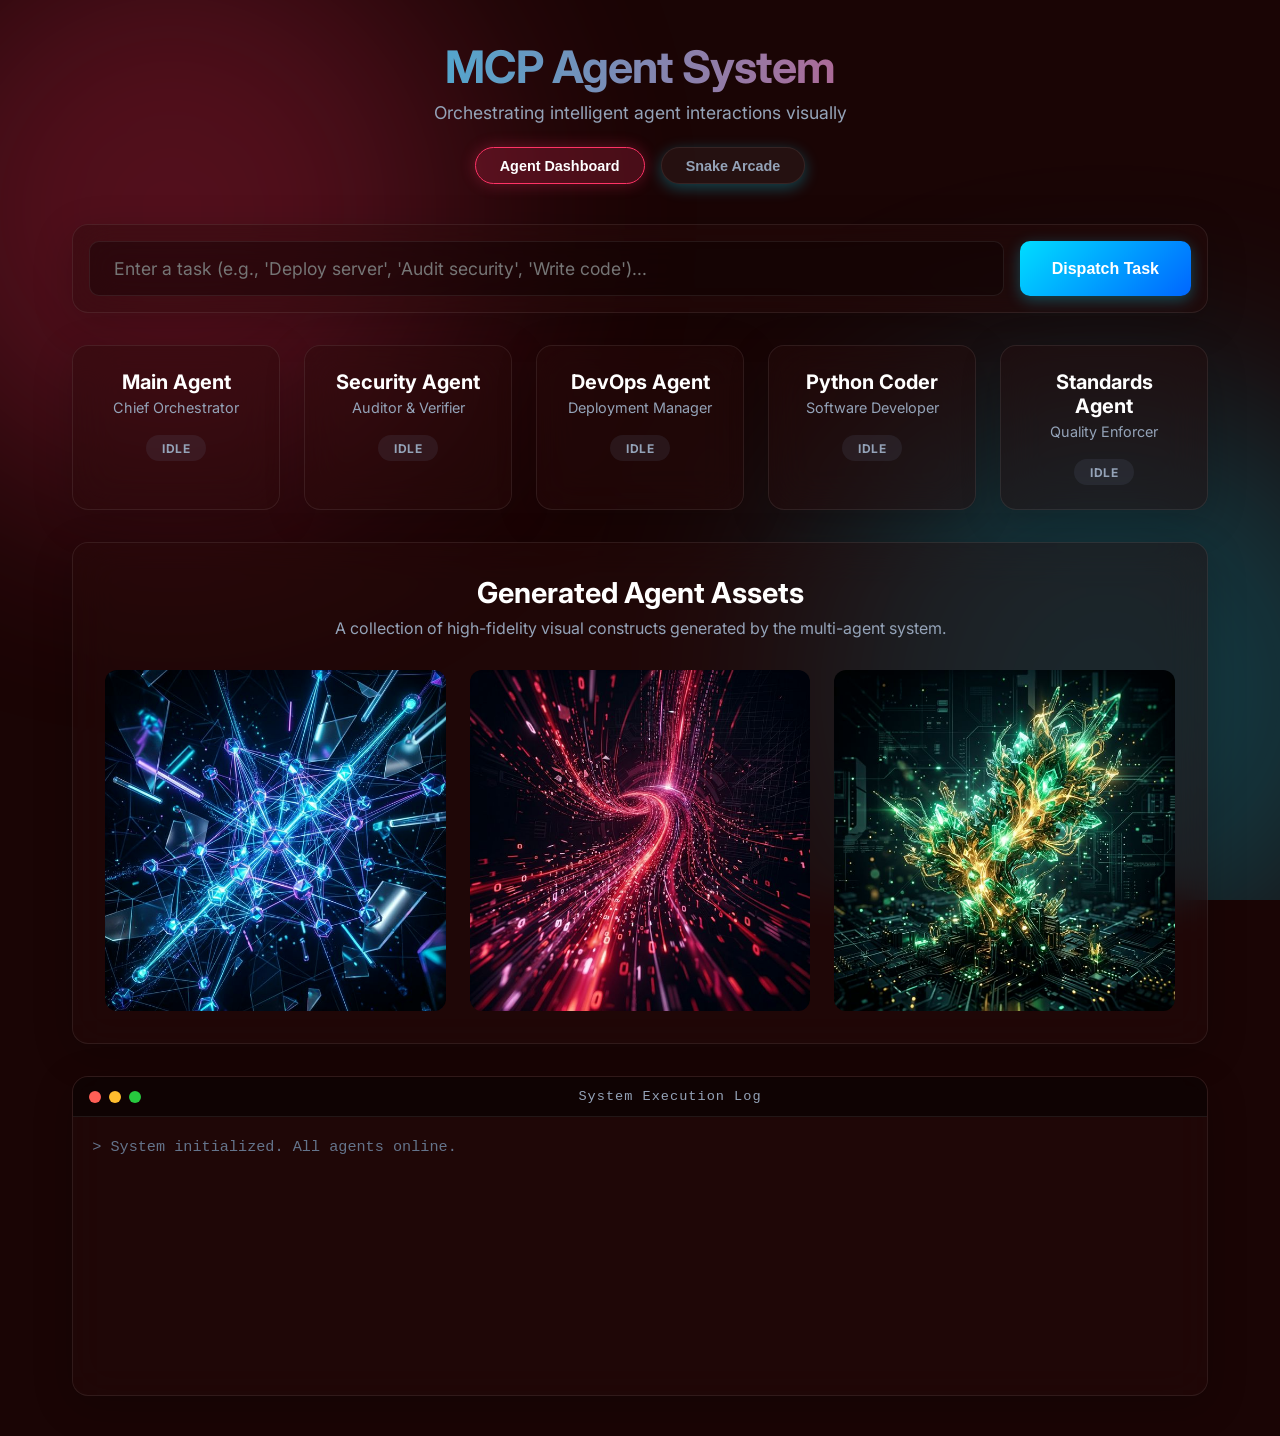
<file: index.html>
<!DOCTYPE html>
<html lang="en">
<head>
    <meta charset="UTF-8">
    <meta name="viewport" content="width=device-width, initial-scale=1.0">
    <meta name="description" content="Agent Control Panel interface">
    <title>MCP Agent Control Panel</title>
    <link rel="stylesheet" href="styles.css">
    <link href="https://fonts.googleapis.com/css2?family=Inter:wght@300;400;600;700&display=swap" rel="stylesheet">
</head>
<body>
    <div class="background-effect"></div>
    <div class="app-container">
        <header>
            <h1>MCP Agent System</h1>
            <p>Orchestrating intelligent agent interactions visually</p>
            
            <nav class="tab-nav">
                <button class="tab-btn active" data-tab="dashboard">Agent Dashboard</button>
                <button class="tab-btn" data-tab="arcade">Snake Arcade</button>
            </nav>
        </header>
        
        <main>
            <div id="dashboardTab" class="tab-content active">
                <section class="task-input-section glass-panel">
                <input type="text" id="taskInput" placeholder="Enter a task (e.g., 'Deploy server', 'Audit security', 'Write code')..." aria-label="Task Input">
                <button id="dispatchBtn">Dispatch Task</button>
            </section>

            <section class="agents-grid">
                <!-- Agent Cards -->
                <div class="agent-card glass-panel" id="agent-main">
                    <h2>Main Agent</h2>
                    <p class="role">Chief Orchestrator</p>
                    <div class="status indicator-idle">Idle</div>
                </div>
                <div class="agent-card glass-panel" id="agent-security">
                    <h2>Security Agent</h2>
                    <p class="role">Auditor & Verifier</p>
                    <div class="status indicator-idle">Idle</div>
                </div>
                <div class="agent-card glass-panel" id="agent-devops">
                    <h2>DevOps Agent</h2>
                    <p class="role">Deployment Manager</p>
                    <div class="status indicator-idle">Idle</div>
                </div>
                <div class="agent-card glass-panel" id="agent-coder">
                    <h2>Python Coder</h2>
                    <p class="role">Software Developer</p>
                    <div class="status indicator-idle">Idle</div>
                </div>
                <div class="agent-card glass-panel" id="agent-standards">
                    <h2>Standards Agent</h2>
                    <p class="role">Quality Enforcer</p>
                    <div class="status indicator-idle">Idle</div>
                </div>
            </section>

            <section class="glass-panel gallery-section">
                <div class="gallery-header">
                    <h2>Generated Agent Assets</h2>
                    <p>A collection of high-fidelity visual constructs generated by the multi-agent system.</p>
                </div>
                <div class="gallery-grid">
                    <div class="gallery-item glass">
                        <img src="assets/gallery_1.png" alt="Intelligence Nodes">
                        <div class="item-overlay"><span>Intelligence Nodes</span></div>
                    </div>
                    <div class="gallery-item glass">
                        <img src="assets/gallery_2.png" alt="Data Streams">
                        <div class="item-overlay"><span>Data Streams</span></div>
                    </div>
                    <div class="gallery-item glass">
                        <img src="assets/gallery_3.png" alt="Neural Growth">
                        <div class="item-overlay"><span>Neural Growth</span></div>
                    </div>
                </div>
            </section>

            <section class="terminal-section glass-panel">
                <div class="terminal-header">
                    <span class="dot red"></span>
                    <span class="dot yellow"></span>
                    <span class="dot green"></span>
                    <span class="terminal-title">System Execution Log</span>
                </div>
                <div class="terminal-output" id="terminalOutput">
                    <div class="log-entry sys">> System initialized. All agents online.</div>
                </div>
            </section>
            </div> <!-- End Dashboard Tab -->

            <div id="arcadeTab" class="tab-content">
                <section class="glass-panel arcade-room">
                    <div class="arcade-header">
                        <h2>Retro Agent Arcade</h2>
                        <div class="score-board">
                             <div class="score-box">SCORE <span id="currentScore">000</span></div>
                             <div class="score-box">HIGH <span id="highScore">000</span></div>
                        </div>
                    </div>
                    <div class="canvas-container">
                        <canvas id="snakeCanvas"></canvas>
                    </div>
                    <div class="arcade-footer">
                        <p>USE ARROW KEYS TO NAVIGATE THE AGENT-SNAKE</p>
                        <button id="startBtn">START GAME</button>
                    </div>
                </section>
            </div>
        </main>
    </div>
    <script src="app.js"></script>
    <script src="snake.js"></script>
</body>
</html>
</file>
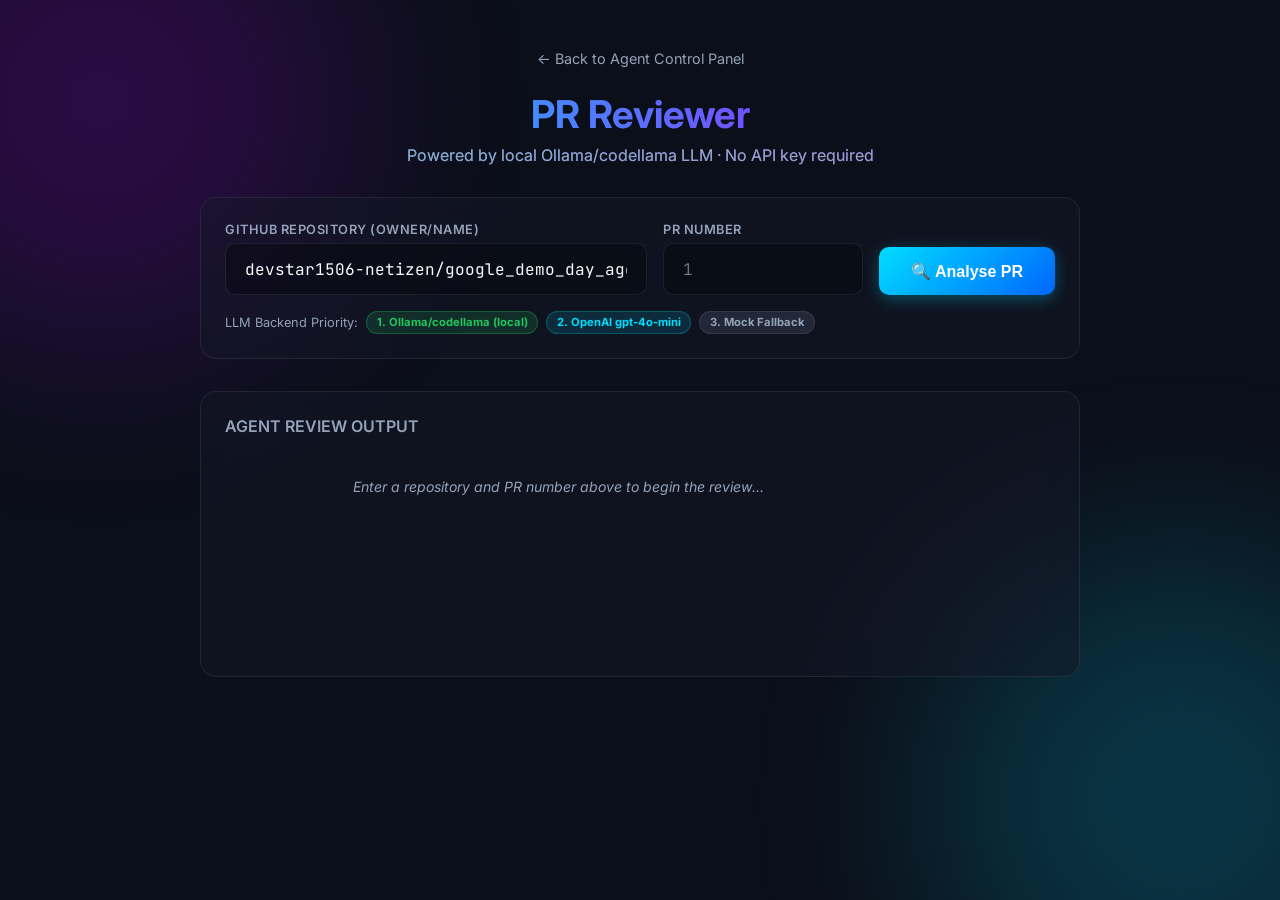
<file: review.html>
<!DOCTYPE html>
<html lang="en">
<head>
    <meta charset="UTF-8">
    <meta name="viewport" content="width=device-width, initial-scale=1.0">
    <title>PR Reviewer — MCP Agent System</title>
    <link href="https://fonts.googleapis.com/css2?family=Inter:wght@300;400;600;700&family=JetBrains+Mono:wght@400;600&display=swap" rel="stylesheet">
    <style>
        :root {
            --bg: #0b0f19;
            --glass: rgba(20, 25, 40, 0.5);
            --border: rgba(255, 255, 255, 0.08);
            --cyan: #00ddff;
            --purple: #b300ff;
            --green: #22c55e;
            --text: #f8fafc;
            --muted: #94a3b8;
        }
        * { box-sizing: border-box; margin: 0; padding: 0; }
        body {
            font-family: 'Inter', sans-serif;
            background: var(--bg);
            color: var(--text);
            min-height: 100vh;
            display: flex;
            flex-direction: column;
            align-items: center;
            padding: 3rem 1.5rem;
            position: relative;
            overflow-x: hidden;
        }
        body::before, body::after {
            content: '';
            position: fixed;
            width: 500px; height: 500px; border-radius: 50%;
            filter: blur(100px); opacity: 0.18; z-index: -1;
            animation: drift 18s infinite alternate ease-in-out;
        }
        body::before { background: var(--purple); top: -150px; left: -150px; }
        body::after { background: var(--cyan); bottom: -150px; right: -150px; animation-delay: -9s; }
        @keyframes drift { 0% { transform: translate(0,0); } 100% { transform: translate(100px, 60px); } }

        .container { width: 100%; max-width: 880px; display: flex; flex-direction: column; gap: 2rem; }
        header { text-align: center; }
        header a { display: inline-block; margin-bottom: 1.5rem; color: var(--muted); font-size: 0.9rem; text-decoration: none; }
        header a:hover { color: var(--cyan); }
        h1 {
            font-size: 2.4rem; font-weight: 700;
            background: linear-gradient(to right, var(--cyan), var(--purple));
            -webkit-background-clip: text; -webkit-text-fill-color: transparent;
        }
        h1 span { display: block; font-size: 1rem; font-weight: 400; color: var(--muted); margin-top: 0.5rem; -webkit-text-fill-color: var(--muted); }

        .glass {
            background: var(--glass);
            backdrop-filter: blur(20px);
            border: 1px solid var(--border);
            border-radius: 16px;
            padding: 1.5rem;
        }

        .input-row { display: flex; gap: 1rem; flex-wrap: wrap; }
        .input-group { display: flex; flex-direction: column; gap: 0.4rem; flex: 1; min-width: 200px; }
        label { font-size: 0.8rem; font-weight: 600; color: var(--muted); text-transform: uppercase; letter-spacing: 0.5px; }
        input {
            background: rgba(0,0,0,0.3);
            border: 1px solid var(--border);
            border-radius: 10px;
            padding: 0.9rem 1.2rem;
            color: var(--text);
            font-size: 1rem;
            font-family: 'JetBrains Mono', monospace;
            outline: none;
            transition: all 0.3s;
        }
        input:focus { border-color: var(--cyan); box-shadow: 0 0 12px rgba(0, 221, 255, 0.2); }
        button#reviewBtn {
            background: linear-gradient(135deg, var(--cyan), #0066ff);
            color: #fff; border: none; border-radius: 10px;
            padding: 0.9rem 2rem; font-weight: 700; font-size: 1rem;
            cursor: pointer; transition: all 0.2s;
            box-shadow: 0 4px 15px rgba(0, 221, 255, 0.3);
            align-self: flex-end;
            white-space: nowrap;
        }
        button#reviewBtn:hover { transform: translateY(-2px); box-shadow: 0 6px 20px rgba(0,221,255,0.5); }
        button#reviewBtn:disabled { opacity: 0.5; cursor: not-allowed; transform: none; }

        .model-badge {
            display: flex; gap: 0.5rem; align-items: center; flex-wrap: wrap;
            font-size: 0.8rem; color: var(--muted);
        }
        .badge {
            padding: 0.2rem 0.6rem; border-radius: 999px; font-size: 0.7rem; font-weight: 700;
        }
        .badge.ollama { background: rgba(34, 197, 94, 0.15); color: var(--green); border: 1px solid rgba(34,197,94,0.3); }
        .badge.openai { background: rgba(0,188,212,0.15); color: var(--cyan); border: 1px solid rgba(0,188,212,0.3); }
        .badge.mock { background: rgba(148,163,184,0.15); color: var(--muted); border: 1px solid var(--border); }

        .result-area { flex: 1 1 auto; }
        .result-header {
            display: flex; justify-content: space-between; align-items: center;
            margin-bottom: 1rem;
        }
        .result-header h2 { font-size: 1rem; color: var(--muted); font-weight: 600; }
        .spinner { width: 20px; height: 20px; border: 2px solid var(--border); border-top-color: var(--cyan); border-radius: 50%; animation: spin 0.8s linear infinite; display: none; }
        @keyframes spin { to { transform: rotate(360deg); } }

        #reviewOutput {
            font-family: 'JetBrains Mono', monospace;
            font-size: 0.88rem;
            line-height: 1.7;
            color: #e2e8f0;
            min-height: 200px;
            white-space: pre-wrap;
            word-break: break-word;
        }
        #reviewOutput h2 { font-family: 'Inter', sans-serif; font-size: 1.1rem; color: var(--cyan); margin: 1rem 0 0.5rem; border-bottom: 1px solid var(--border); padding-bottom: 0.4rem; }
        #reviewOutput hr { border: none; border-top: 1px solid var(--border); margin: 1rem 0; }
        #reviewOutput pre { background: rgba(0,0,0,0.4); border-radius: 8px; padding: 12px; overflow-x: auto; }
        #reviewOutput code { font-family: 'JetBrains Mono', monospace; font-size: 0.82rem; }
        #reviewOutput strong { color: var(--cyan); }
        .placeholder { color: var(--muted); font-family: 'Inter', sans-serif; font-style: italic; }
    </style>
</head>
<body>
    <div class="container">
        <header>
            <a href="/">← Back to Agent Control Panel</a>
            <h1>PR Reviewer<span>Powered by local Ollama/codellama LLM · No API key required</span></h1>
        </header>

        <div class="glass">
            <div class="input-row">
                <div class="input-group">
                    <label for="repoInput">GitHub Repository (owner/name)</label>
                    <input id="repoInput" type="text" placeholder="devstar1506-netizen/google_demo_day_agents" value="devstar1506-netizen/google_demo_day_agents">
                </div>
                <div class="input-group" style="max-width: 160px;">
                    <label for="prNumberInput">PR Number</label>
                    <input id="prNumberInput" type="number" placeholder="1" min="1">
                </div>
                <button id="reviewBtn">🔍 Analyse PR</button>
            </div>
            <div class="model-badge" style="margin-top:1rem;">
                LLM Backend Priority: <span class="badge ollama">1. Ollama/codellama (local)</span>
                <span class="badge openai">2. OpenAI gpt-4o-mini</span>
                <span class="badge mock">3. Mock Fallback</span>
            </div>
        </div>

        <div class="glass result-area">
            <div class="result-header">
                <h2>AGENT REVIEW OUTPUT</h2>
                <div class="spinner" id="spinner"></div>
            </div>
            <div id="reviewOutput">
                <span class="placeholder">Enter a repository and PR number above to begin the review...</span>
            </div>
        </div>
    </div>

    <script>
        const btn = document.getElementById('reviewBtn');
        const output = document.getElementById('reviewOutput');
        const spinner = document.getElementById('spinner');

        function renderMarkdown(text) {
            return text
                .replace(/^## (.*)/gm, '<h2>$1</h2>')
                .replace(/\*\*(.*?)\*\*/g, '<strong>$1</strong>')
                .replace(/`([^`]+)`/g, '<code>$1</code>')
                .replace(/```([\s\S]*?)```/g, '<pre><code>$1</code></pre>')
                .replace(/^---$/gm, '<hr>')
                .replace(/\n/g, '<br>');
        }

        btn.addEventListener('click', async () => {
            const prNumber = document.getElementById('prNumberInput').value.trim();
            const repo = document.getElementById('repoInput').value.trim();

            if (!prNumber) { output.innerHTML = '<span class="placeholder">Please enter a PR number.</span>'; return; }

            btn.disabled = true;
            spinner.style.display = 'block';
            output.innerHTML = '<span class="placeholder">⏳ Fetching PR diff from GitHub and routing through agents...</span>';

            try {
                const resp = await fetch('/api/review-pr', {
                    method: 'POST',
                    headers: { 'Content-Type': 'application/json' },
                    body: JSON.stringify({ pr_number: prNumber, repo: repo })
                });
                const data = await resp.json();

                if (!resp.ok || data.error) {
                    output.innerHTML = `<span style="color:#f87171">❌ Error: ${data.error}</span>`;
                } else {
                    output.innerHTML = renderMarkdown(data.result);
                }
            } catch (err) {
                output.innerHTML = `<span style="color:#f87171">❌ Could not reach the Python server: ${err.message}</span>`;
            } finally {
                btn.disabled = false;
                spinner.style.display = 'none';
            }
        });

        document.getElementById('prNumberInput').addEventListener('keypress', e => {
            if (e.key === 'Enter') btn.click();
        });
    </script>
</body>
</html>
</file>
<file: styles.css>
:root {
    --bg-color: #1a0505;
    --glass-bg: rgba(40, 10, 10, 0.4);
    --glass-border: rgba(255, 255, 255, 0.08);
    --accent-cyan: #0df;
    --accent-purple: #ff3366;
    --text-primary: #f8fafc;
    --text-secondary: #94a3b8;
    --idle: #64748b;
    --active: #3b82f6;
}

* {
    box-sizing: border-box;
    margin: 0;
    padding: 0;
}

body {
    font-family: 'Inter', sans-serif;
    background-color: var(--bg-color);
    color: var(--text-primary);
    min-height: 100vh;
    overflow-x: hidden;
    position: relative;
}

/* Dynamic animated background blobs */
.background-effect {
    position: fixed;
    top: 0; left: 0; width: 100vw; height: 100vh;
    z-index: -1;
    overflow: hidden;
}
.background-effect::before, .background-effect::after {
    content: '';
    position: absolute;
    width: 600px; height: 600px;
    border-radius: 50%;
    filter: blur(120px);
    opacity: 0.25;
    animation: drift 20s infinite alternate cubic-bezier(0.4, 0, 0.2, 1);
}
.background-effect::before {
    background: var(--accent-purple);
    top: -10%; left: -10%;
}
.background-effect::after {
    background: var(--accent-cyan);
    bottom: -10%; right: -10%;
    animation-delay: -10s;
}

@keyframes drift {
    0% { transform: translate(0, 0) scale(1); }
    100% { transform: translate(150px, 80px) scale(1.15); }
}

.app-container {
    max-width: 1200px;
    margin: 0 auto;
    padding: 2.5rem 2rem;
    display: flex;
    flex-direction: column;
    gap: 2rem;
}

header {
    text-align: center;
    margin-bottom: 0.5rem;
}
header h1 {
    font-size: 2.8rem;
    font-weight: 700;
    background: linear-gradient(to right, var(--accent-cyan), var(--accent-purple));
    -webkit-background-clip: text;
    background-clip: text;
    -webkit-text-fill-color: transparent;
    letter-spacing: -1px;
}
header p {
    color: var(--text-secondary);
    margin-top: 0.5rem;
    font-size: 1.1rem;
}

.glass-panel {
    background: var(--glass-bg);
    backdrop-filter: blur(20px);
    -webkit-backdrop-filter: blur(20px);
    border: 1px solid var(--glass-border);
    border-radius: 16px;
    box-shadow: 0 10px 40px rgba(0, 0, 0, 0.2);
}

.task-input-section {
    display: flex;
    padding: 1rem;
    gap: 1rem;
}
input[type="text"] {
    flex: 1;
    background: rgba(0,0,0,0.3);
    border: 1px solid var(--glass-border);
    border-radius: 10px;
    padding: 1rem 1.5rem;
    color: #fff;
    font-size: 1.1rem;
    font-family: inherit;
    outline: none;
    transition: all 0.3s ease;
}
input[type="text"]:focus {
    border-color: var(--accent-cyan);
    box-shadow: 0 0 15px rgba(0, 221, 255, 0.2);
    background: rgba(0,0,0,0.4);
}
button {
    background: linear-gradient(135deg, var(--accent-cyan) 0%, #0066ff 100%);
    color: #fff;
    border: none;
    padding: 0 2rem;
    border-radius: 10px;
    font-weight: 600;
    font-size: 1rem;
    cursor: pointer;
    box-shadow: 0 4px 15px rgba(0, 221, 255, 0.3);
    transition: transform 0.2s, box-shadow 0.2s;
}
button:hover {
    transform: translateY(-2px);
    box-shadow: 0 6px 20px rgba(0, 221, 255, 0.5);
}
button:active {
    transform: translateY(1px);
}

.agents-grid {
    display: grid;
    grid-template-columns: repeat(auto-fit, minmax(200px, 1fr));
    gap: 1.5rem;
}
.agent-card {
    padding: 1.5rem;
    display: flex;
    flex-direction: column;
    align-items: center;
    text-align: center;
    transition: all 0.4s cubic-bezier(0.4, 0, 0.2, 1);
    position: relative;
    overflow: hidden;
}
.agent-card:hover {
    transform: translateY(-8px);
    border-color: rgba(255, 255, 255, 0.2);
    box-shadow: 0 15px 35px rgba(0, 0, 0, 0.4);
}
.agent-card::before {
    content: '';
    position: absolute;
    top: 0; left: 0; width: 100%; height: 3px;
    background: transparent;
    transition: background 0.4s ease, box-shadow 0.4s ease;
}
.agent-card.active::before {
    background: linear-gradient(90deg, var(--accent-cyan), var(--accent-purple));
    box-shadow: 0 2px 15px var(--accent-cyan);
}
.agent-card.active {
    transform: scale(1.03) translateY(-5px);
    border-color: rgba(0, 221, 255, 0.3);
    background: rgba(30, 40, 60, 0.6);
}

.agent-card h2 {
    font-size: 1.25rem;
    margin-bottom: 0.3rem;
    color: #fff;
}
.agent-card .role {
    font-size: 0.9rem;
    color: var(--text-secondary);
    margin-bottom: 1.2rem;
}
.status {
    padding: 0.35rem 1rem;
    border-radius: 999px;
    font-size: 0.75rem;
    font-weight: 700;
    text-transform: uppercase;
    letter-spacing: 0.5px;
    transition: all 0.3s ease;
}
.indicator-idle { 
    background: rgba(100,116,139, 0.15); 
    color: var(--text-secondary); 
}
.indicator-active { 
    background: rgba(59,130,246, 0.2); 
    color: var(--accent-cyan); 
    animation: pulse 1.5s infinite;
}

@keyframes pulse {
    0% { opacity: 1; box-shadow: 0 0 0 0 rgba(0,221,255,0.4); }
    50% { opacity: 0.7; box-shadow: 0 0 0 5px rgba(0,221,255,0); }
    100% { opacity: 1; box-shadow: 0 0 0 0 rgba(0,221,255,0); }
}

.terminal-section {
    display: flex;
    flex-direction: column;
    height: 320px;
    overflow: hidden;
}
.terminal-header {
    background: rgba(0,0,0,0.5);
    padding: 0.75rem 1rem;
    display: flex;
    align-items: center;
    gap: 8px;
    border-bottom: 1px solid var(--glass-border);
}
.dot {
    width: 12px; height: 12px; border-radius: 50%;
}
.dot.red { background: #ff5f56; }
.dot.yellow { background: #ffbd2e; }
.dot.green { background: #27c93f; }
.terminal-title {
    margin-left: auto; margin-right: auto;
    font-size: 0.85rem;
    color: var(--text-secondary);
    letter-spacing: 1px;
    font-family: monospace;
}
.terminal-output {
    padding: 1.2rem;
    font-family: 'Courier New', Courier, monospace;
    font-size: 0.95rem;
    overflow-y: auto;
    flex: 1;
    display: flex;
    flex-direction: column;
    gap: 10px;
}
.log-entry {
    line-height: 1.5;
    opacity: 0;
    animation: fadeIn 0.4s forwards;
    word-break: break-word;
}
.log-entry.sys { color: #64748b; }
.log-entry.user { color: #fff; font-weight: 600; }
.log-entry.user::before { content: '➜ '; color: var(--accent-cyan); }
.log-entry.agent { 
    color: #e2e8f0; 
    margin-left: 1.5rem; 
    border-left: 2px solid var(--accent-purple); 
    padding-left: 12px;
}
.log-entry.agent strong {
    color: var(--accent-purple);
}

/* Tab Navigation */
.tab-nav {
    display: flex;
    justify-content: center;
    gap: 1rem;
    margin-top: 1.5rem;
}
.tab-btn {
    background: rgba(255, 255, 255, 0.05);
    border: 1px solid var(--glass-border);
    padding: 0.6rem 1.5rem;
    border-radius: 999px;
    color: var(--text-secondary);
    font-size: 0.9rem;
    font-weight: 600;
    cursor: pointer;
    transition: all 0.3s ease;
}
.tab-btn.active {
    background: rgba(255, 51, 102, 0.2);
    border-color: var(--accent-purple);
    color: #fff;
    box-shadow: 0 0 15px rgba(255, 51, 102, 0.3);
}
.tab-btn:hover:not(.active) {
    background: rgba(255, 255, 255, 0.1);
    color: #fff;
}

.tab-content {
    display: none;
    flex-direction: column;
    gap: 2rem;
}
.tab-content.active {
    display: flex;
}

/* Arcade Room */
.arcade-room {
    display: flex;
    flex-direction: column;
    align-items: center;
    padding: 2.5rem;
}
.arcade-header {
    width: 100%;
    display: flex;
    justify-content: space-between;
    align-items: center;
    margin-bottom: 2rem;
}
.arcade-header h2 {
    font-size: 1.8rem;
    color: #fff;
    text-transform: uppercase;
    letter-spacing: 2px;
}
.score-board {
    display: flex;
    gap: 1.5rem;
}
.score-box {
    display: flex;
    flex-direction: column;
    align-items: center;
    font-family: 'JetBrains Mono', monospace;
    font-weight: 700;
    color: var(--text-secondary);
    font-size: 0.75rem;
}
.score-box span {
    font-size: 1.5rem;
    color: var(--accent-purple);
    text-shadow: 0 0 10px rgba(255, 51, 102, 0.5);
}

.canvas-container {
    background: #000;
    border: 4px solid var(--glass-border);
    border-radius: 8px;
    box-shadow: 0 0 40px rgba(0,0,0,0.8), inset 0 0 20px rgba(255,51,102,0.1);
    line-height: 0;
}
#snakeCanvas {
    max-width: 100%;
}

.arcade-footer {
    margin-top: 2rem;
    text-align: center;
    display: flex;
    flex-direction: column;
    gap: 1.5rem;
}
.arcade-footer p {
    font-size: 0.8rem;
    color: var(--text-secondary);
    letter-spacing: 1px;
}
#startBtn {
    background: var(--accent-purple);
    align-self: center;
}

@keyframes fadeIn {
    to { opacity: 1; }
}

/* Gallery Section */
.gallery-section {
    padding: 2rem;
}
.gallery-header {
    margin-bottom: 2rem;
    text-align: center;
}
.gallery-header h2 {
    font-size: 1.8rem;
    color: #fff;
    margin-bottom: 0.5rem;
}
.gallery-header p {
    color: var(--text-secondary);
}
.gallery-grid {
    display: grid;
    grid-template-columns: repeat(auto-fit, minmax(250px, 1fr));
    gap: 1.5rem;
}
.gallery-item {
    position: relative;
    border-radius: 12px;
    overflow: hidden;
    aspect-ratio: 1 / 1;
    cursor: pointer;
    transition: all 0.4s ease;
}
.gallery-item img {
    width: 100%;
    height: 100%;
    object-fit: cover;
    transition: transform 0.6s ease;
}
.gallery-item:hover {
    transform: scale(1.02);
    box-shadow: 0 10px 30px rgba(0,0,0,0.5);
}
.gallery-item:hover img {
    transform: scale(1.1);
}
.item-overlay {
    position: absolute;
    bottom: 0; left: 0; width: 100%;
    background: linear-gradient(transparent, rgba(0,0,0,0.8));
    padding: 1.5rem 1rem 1rem;
    opacity: 0;
    transition: opacity 0.3s ease;
}
.gallery-item:hover .item-overlay {
    opacity: 1;
}
.item-overlay span {
    color: #fff;
    font-weight: 600;
    font-size: 0.9rem;
}

/* Custom Webkit scrollbar */
::-webkit-scrollbar { width: 8px; }
::-webkit-scrollbar-track { background: transparent; }
::-webkit-scrollbar-thumb { background: rgba(255,255,255,0.1); border-radius: 4px; }
::-webkit-scrollbar-thumb:hover { background: rgba(255,255,255,0.2); }
</file>
